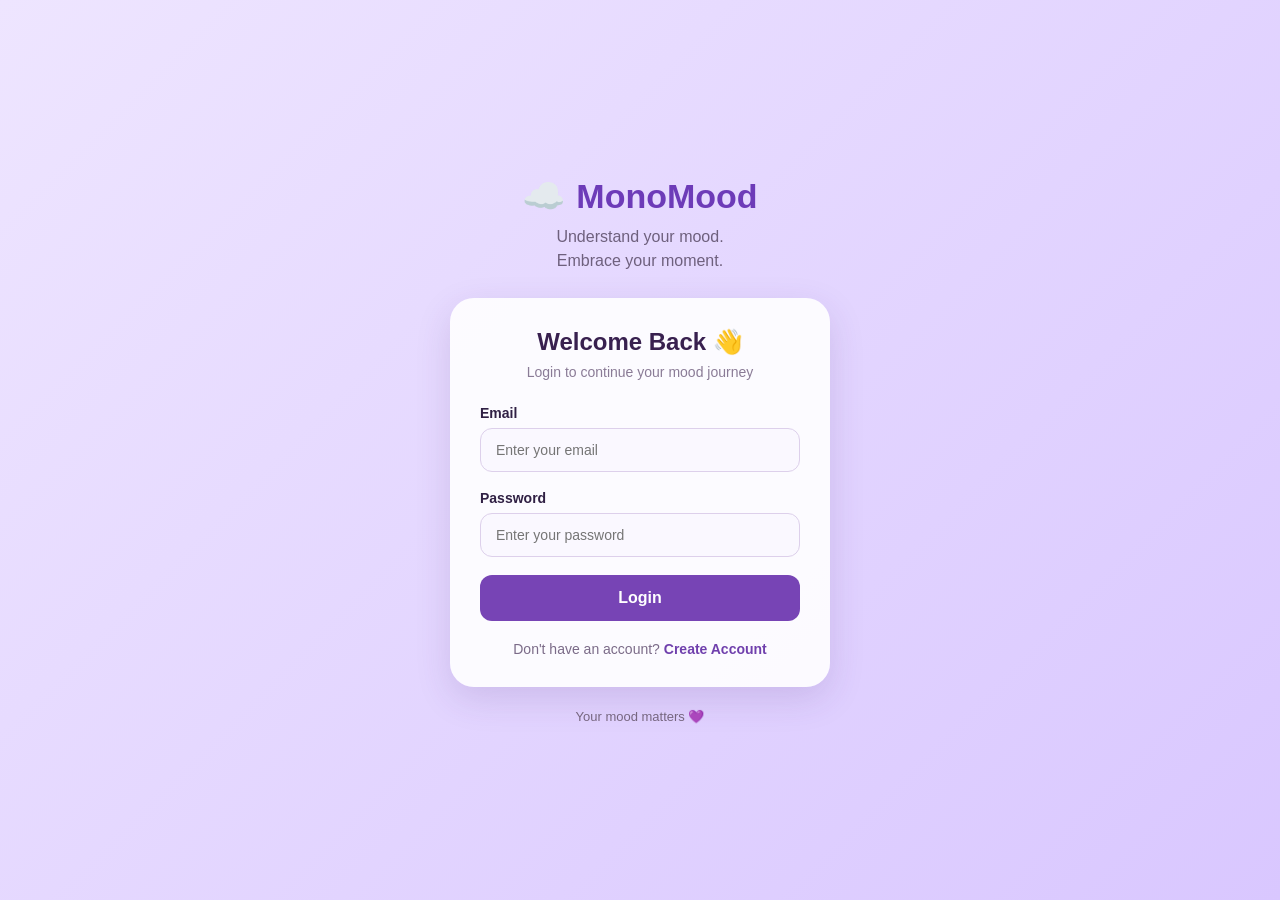
<file: index.html>
<!DOCTYPE html>
<html lang="en">
<head>
    <meta charset="UTF-8">
    <meta name="viewport" content="width=device-width, initial-scale=1.0">
    <title>MonoMood | Login</title>

    <link rel="stylesheet" href="style.css">
</head>

<body>

    <div class="login-container">

        <div class="logo">
            <span>☁️</span>
            <h1>MonoMood</h1>
        </div>

        <p class="tagline">
            Understand your mood.<br>
            Embrace your moment.
        </p>

        <div class="login-card">

            <h2>Welcome Back 👋</h2>
            <p class="subtitle">Login to continue your mood journey</p>

            <form id="loginForm">

                <label>Email</label>
                <input 
                    type="email" 
                    id="email"
                    placeholder="Enter your email"
                    required
                >

                <label>Password</label>
                <input 
                    type="password" 
                    id="password"
                    placeholder="Enter your password"
                    required
                >

                <button type="submit">Login</button>

            </form>

            <p class="signup-text">
                Don't have an account?
                <a href="signup.html">Create Account</a>
            </p>

        </div>

        <p class="footer-text">
            Your mood matters 💜
        </p>

    </div>

    <script src="script.js"></script>

</body>
</html>
</file>
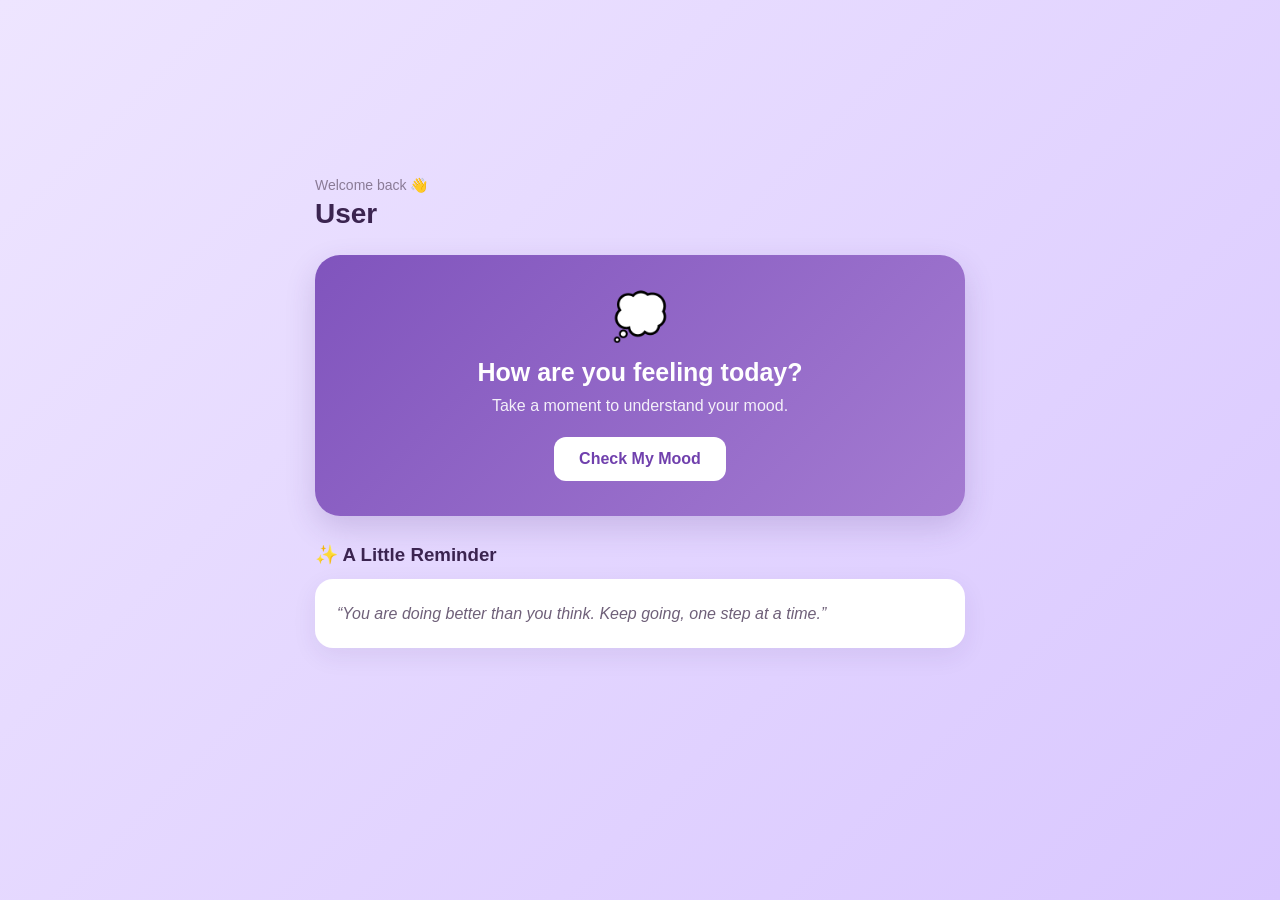
<file: home.html>
<!DOCTYPE html>
<html lang="en">
<head>
    <meta charset="UTF-8">
    <meta name="viewport" content="width=device-width, initial-scale=1.0">

    <title>MonoMood | Home</title>

    <link rel="stylesheet" href="style.css">
</head>

<body>

    <div class="home-container">

        <!-- Header -->
        <div class="home-header">

            <div>
                <p class="small-text">Welcome back 👋</p>
                <h1 id="userName">User</h1>
            </div>

        </div>


        <!-- Main Mood Card -->
        <div class="mood-card">

            <span class="mood-icon">💭</span>

            <h2>How are you feeling today?</h2>

            <p>
                Take a moment to understand your mood.
            </p>

            <button onclick="goToMood()">
                Check My Mood
            </button>

        </div>


        <!-- Quote -->
        <div class="section">

            <h3>✨ A Little Reminder</h3>

            <div class="affirmation-card">

                <p>
                    “You are doing better than you think.
                    Keep going, one step at a time.”
                </p>

            </div>

        </div>

    </div>


    <script src="script.js"></script>

</body>
</html>
</file>
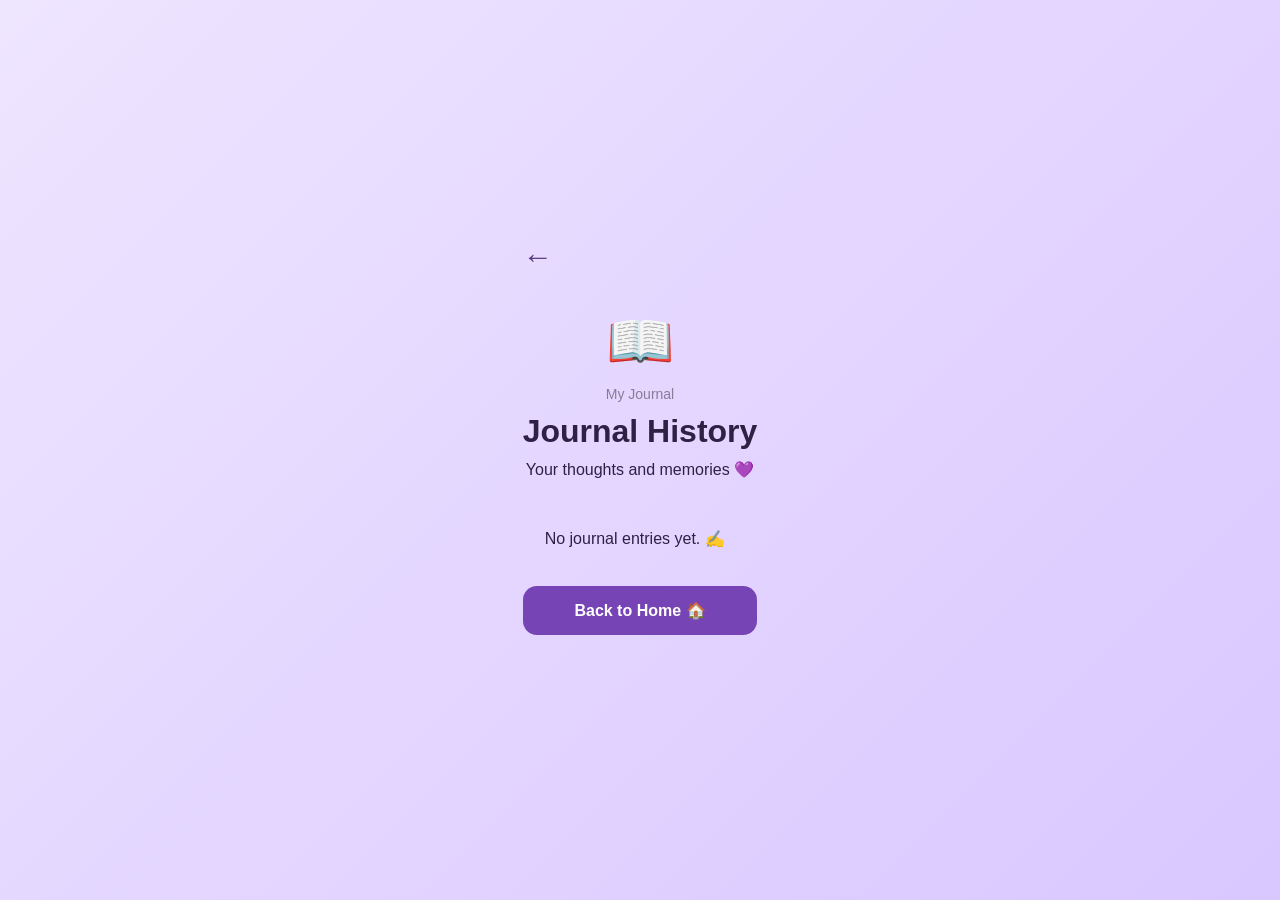
<file: journal-history.html>
<!DOCTYPE html>
<html lang="en">

<head>
    <meta charset="UTF-8">
    <meta name="viewport" content="width=device-width, initial-scale=1.0">

    <title>MonoMood | Journal History</title>

    <link rel="stylesheet" href="style.css">
</head>

<body>

    <div class="journal-page">

        <a href="journal.html" class="back-btn">←</a>

        <div class="journal-header">

            <div class="journal-icon">📖</div>

            <p class="small-text">My Journal</p>

            <h1>Journal History</h1>

            <p>Your thoughts and memories 💜</p>

        </div>


        <div id="journalHistory"></div>


        <button class="home-btn" onclick="goToHome()">
            Back to Home 🏠
        </button>

    </div>


    <script src="script.js"></script>

</body>
</html>
</file>
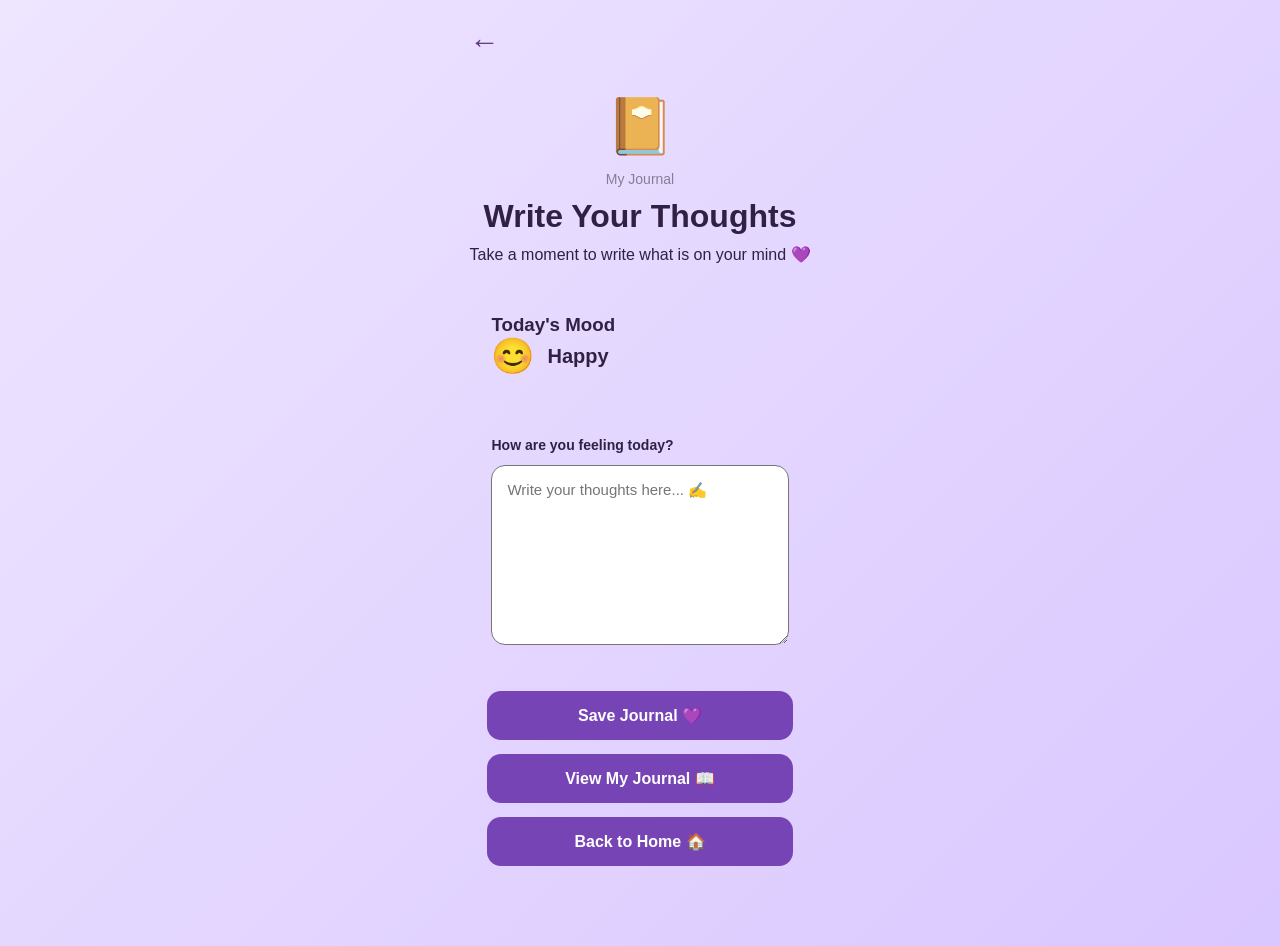
<file: journal.html>
<!DOCTYPE html>
<html lang="en">

<head>
    <meta charset="UTF-8">
    <meta name="viewport" content="width=device-width, initial-scale=1.0">

    <title>MonoMood | My Journal</title>

    <link rel="stylesheet" href="style.css">
</head>

<body>

    <div class="journal-page">

        <a href="result.html" class="back-btn">←</a>

        <!-- Header -->
        <div class="journal-header">

            <div class="journal-icon">📔</div>

            <p class="small-text">My Journal</p>

            <h1>Write Your Thoughts</h1>

            <p>
                Take a moment to write what is on your mind 💜
            </p>

        </div>


        <!-- Today's Mood -->
        <div class="journal-card">

            <h3>Today's Mood</h3>

            <div class="today-mood">
                <span id="journalEmoji">😊</span>
                <strong id="journalMood">Happy</strong>
            </div>

        </div>


        <!-- Writing -->
        <div class="journal-card">

            <label for="journalText">
                How are you feeling today?
            </label>

            <textarea
                id="journalText"
                placeholder="Write your thoughts here... ✍️"></textarea>

        </div>


        <!-- Buttons -->
        <div class="journal-buttons">

            <button class="save-journal-btn" onclick="saveJournal()">
                Save Journal 💜
            </button>

            <button class="history-btn" onclick="goToJournalHistory()">
                View My Journal 📖
            </button>

            <button class="home-btn" onclick="goToHome()">
                Back to Home 🏠
            </button>

            <p id="saveMessage"></p>

        </div>

    </div>


    <script src="script.js"></script>

</body>

</html>
</file>
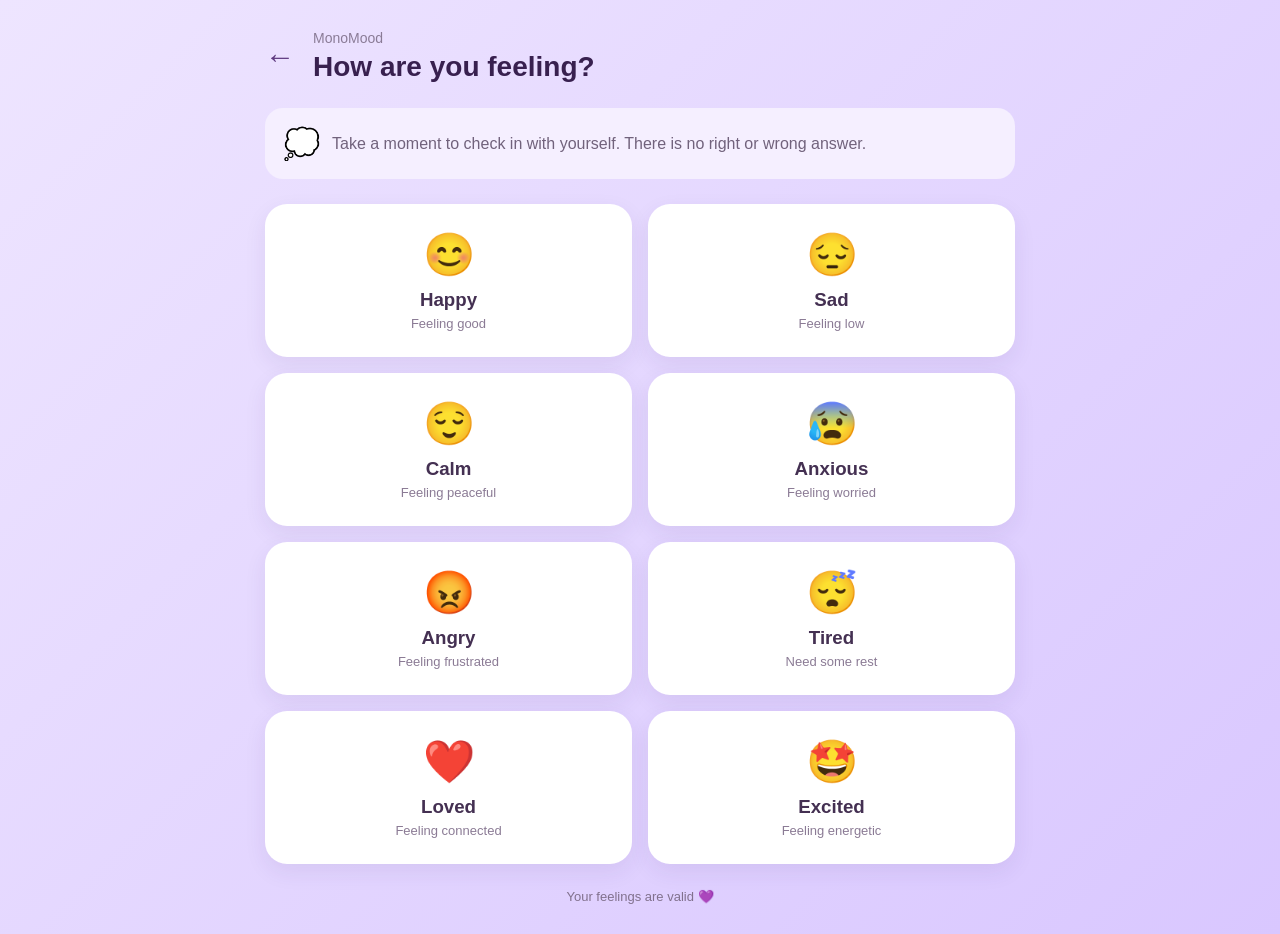
<file: mood.html>
<!DOCTYPE html>
<html lang="en">
<head>
    <meta charset="UTF-8">
    <meta name="viewport" content="width=device-width, initial-scale=1.0">

    <title>MonoMood | Select Mood</title>

    <link rel="stylesheet" href="style.css">
</head>

<body>

    <div class="mood-page">

        <!-- Header -->
        <div class="mood-header">

            <a href="home.html" class="back-btn">←</a>

            <div>
                <p class="small-text">MonoMood</p>
                <h1>How are you feeling?</h1>
            </div>

        </div>


        <!-- Introduction -->
        <div class="mood-intro">

            <span>💭</span>

            <p>
                Take a moment to check in with yourself.
                There is no right or wrong answer.
            </p>

        </div>


        <!-- Mood Options -->
        <div class="mood-grid">

            <div class="mood-option" onclick="selectMood('Happy', '😊')">
                <span>😊</span>
                <h3>Happy</h3>
                <p>Feeling good</p>
            </div>

            <div class="mood-option" onclick="selectMood('Sad', '😔')">
                <span>😔</span>
                <h3>Sad</h3>
                <p>Feeling low</p>
            </div>

            <div class="mood-option" onclick="selectMood('Calm', '😌')">
                <span>😌</span>
                <h3>Calm</h3>
                <p>Feeling peaceful</p>
            </div>

            <div class="mood-option" onclick="selectMood('Anxious', '😰')">
                <span>😰</span>
                <h3>Anxious</h3>
                <p>Feeling worried</p>
            </div>

            <div class="mood-option" onclick="selectMood('Angry', '😡')">
                <span>😡</span>
                <h3>Angry</h3>
                <p>Feeling frustrated</p>
            </div>

            <div class="mood-option" onclick="selectMood('Tired', '😴')">
                <span>😴</span>
                <h3>Tired</h3>
                <p>Need some rest</p>
            </div>

            <div class="mood-option" onclick="selectMood('Loved', '❤️')">
                <span>❤️</span>
                <h3>Loved</h3>
                <p>Feeling connected</p>
            </div>

            <div class="mood-option" onclick="selectMood('Excited', '🤩')">
                <span>🤩</span>
                <h3>Excited</h3>
                <p>Feeling energetic</p>
            </div>

        </div>


        <p class="mood-footer">
            Your feelings are valid 💜
        </p>

    </div>


    <script src="script.js"></script>

</body>
</html>
</file>
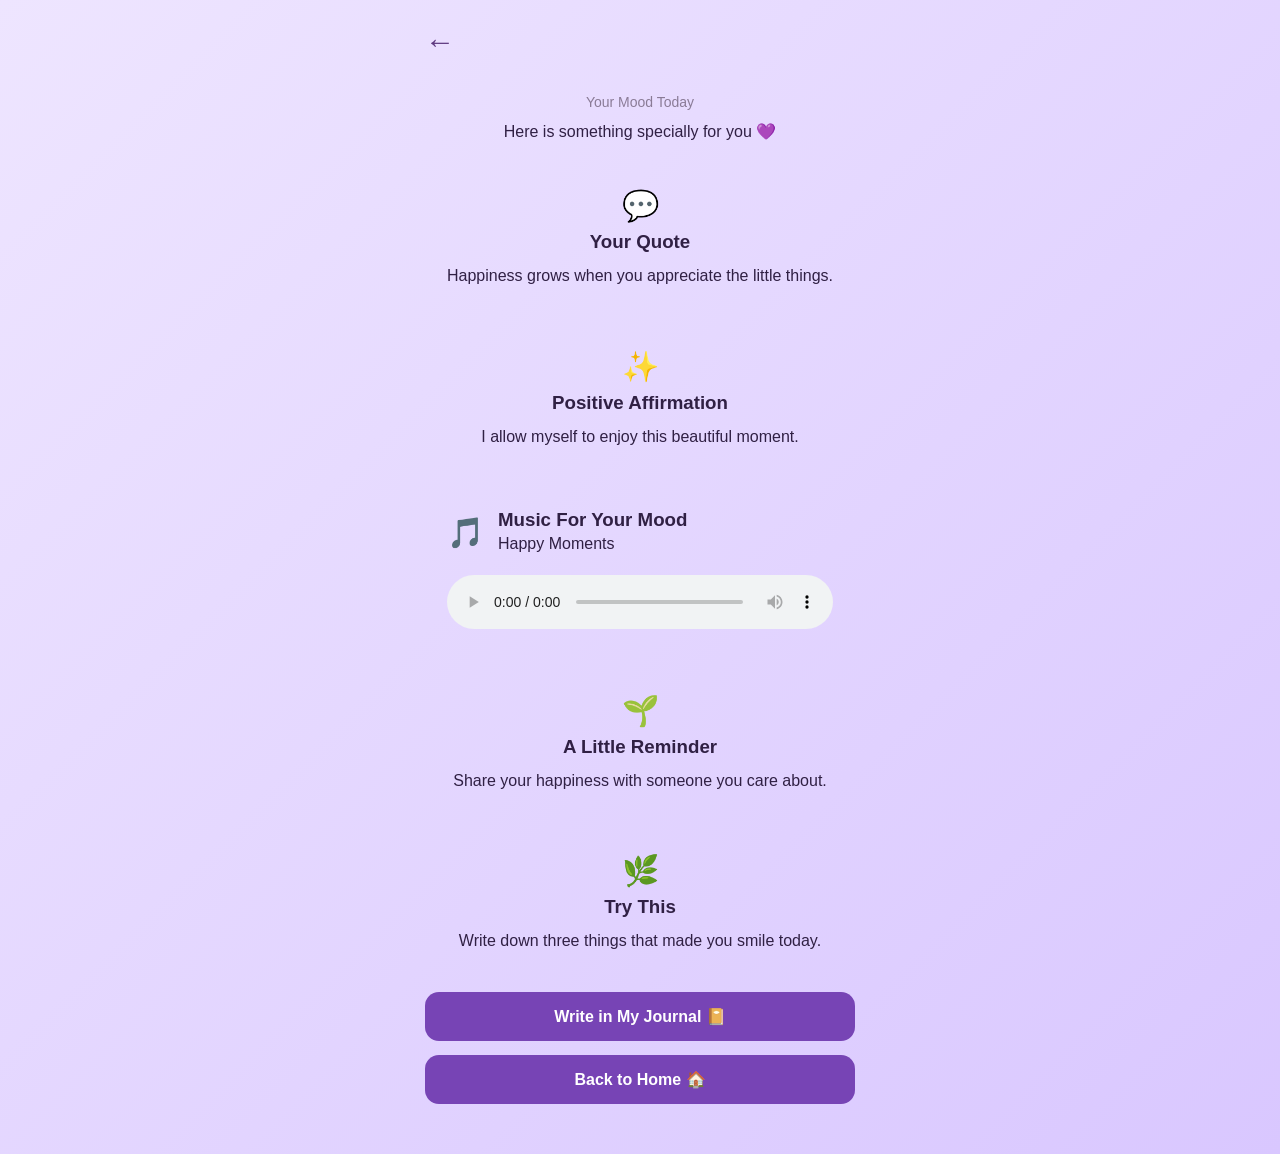
<file: result.html>
<!DOCTYPE html>
<html lang="en">
<head>
    <meta charset="UTF-8">
    <meta name="viewport" content="width=device-width, initial-scale=1.0">

    <title>MonoMood | Your Mood</title>

    <link rel="stylesheet" href="style.css">
</head>

<body>

    <div class="result-page">

        <!-- Back -->
        <a href="mood.html" class="back-btn">←</a>

        <!-- Mood Header -->
        <div class="result-header">

            <p class="small-text">Your Mood Today</p>

            <div id="resultEmoji" class="result-emoji">😊</div>

            <h1 id="resultMood">Happy</h1>

            <p>Here is something specially for you 💜</p>

        </div>


        <!-- Quote -->
        <div class="result-card quote-card">

            <div class="card-icon">💬</div>

            <h3>Your Quote</h3>

            <p id="moodQuote">
                Believe in yourself. Good things are coming your way.
            </p>

        </div>


        <!-- Positive Affirmation -->
        <div class="result-card">

            <div class="card-icon">✨</div>

            <h3>Positive Affirmation</h3>

            <p id="moodAffirmation">
                I deserve happiness, peace and good moments.
            </p>

        </div>


        <!-- Music -->
        <div class="result-card music-card">

            <div class="music-title">

                <div class="card-icon">🎵</div>

                <div>
                    <h3>Music For Your Mood</h3>
                    <p id="musicName">Peaceful Moments</p>
                </div>

            </div>

            <audio id="moodMusic" controls>
                <source src="" type="audio/mpeg">
                Your browser does not support audio.
            </audio>

        </div>


        <!-- Reminder -->
        <div class="result-card">

            <div class="card-icon">🌱</div>

            <h3>A Little Reminder</h3>

            <p id="moodAdvice">
                Take a moment to appreciate the little things around you.
            </p>

        </div>


        <!-- Activity -->
        <div class="result-card activity-card">

            <div class="card-icon">🌿</div>

            <h3>Try This</h3>

            <p id="moodActivity">
                Take a few minutes to enjoy something that makes you happy.
            </p>

        </div>


        <!-- Journal Button -->
        <button class="continue-btn" onclick="goToJournal()">
            Write in My Journal 📔
        </button>


        <!-- Home Button -->
        <button class="home-btn" onclick="goToHome()">
            Back to Home 🏠
        </button>

    </div>


    <script src="script.js"></script>

</body>
</html>
</file>
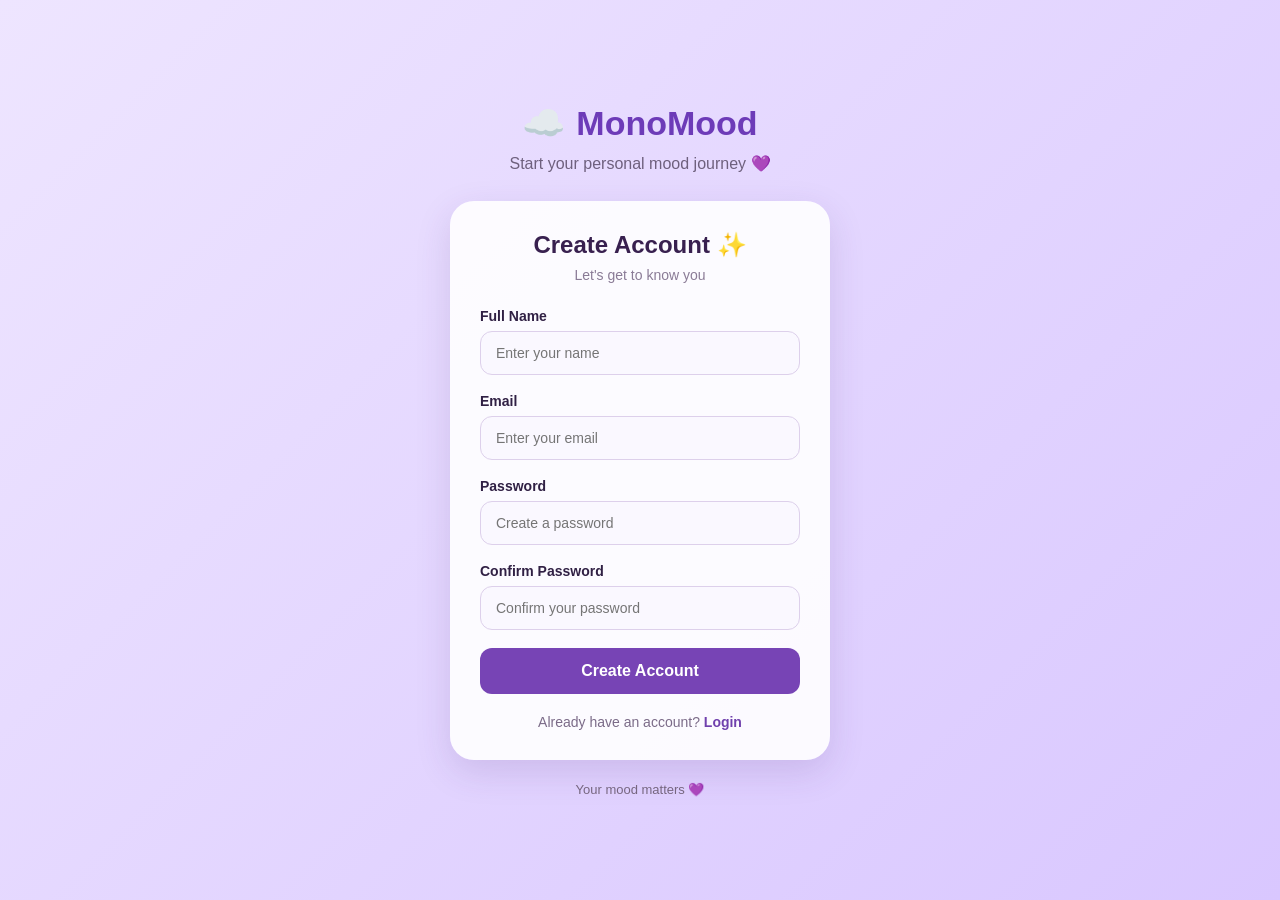
<file: signup.html>
<!DOCTYPE html>
<html lang="en">
<head>
    <meta charset="UTF-8">
    <meta name="viewport" content="width=device-width, initial-scale=1.0">
    <title>MonoMood | Create Account</title>
    <link rel="stylesheet" href="style.css">
</head>

<body>

    <div class="login-container">

        <div class="logo">
            <span>☁️</span>
            <h1>MonoMood</h1>
        </div>

        <p class="tagline">
            Start your personal mood journey 💜
        </p>

        <div class="login-card">

            <h2>Create Account ✨</h2>
            <p class="subtitle">Let's get to know you</p>

            <form id="signupForm">

                <label>Full Name</label>
                <input 
                    type="text"
                    id="name"
                    placeholder="Enter your name"
                    required
                >

                <label>Email</label>
                <input 
                    type="email"
                    id="signupEmail"
                    placeholder="Enter your email"
                    required
                >

                <label>Password</label>
                <input 
                    type="password"
                    id="signupPassword"
                    placeholder="Create a password"
                    required
                >

                <label>Confirm Password</label>
                <input 
                    type="password"
                    id="confirmPassword"
                    placeholder="Confirm your password"
                    required
                >

                <button type="submit">Create Account</button>

            </form>

            <p class="signup-text">
                Already have an account?
                <a href="index.html">Login</a>
            </p>

        </div>

        <p class="footer-text">
            Your mood matters 💜
        </p>

    </div>

    <script src="script.js"></script>

</body>
</html>
</file>
<file: style.css>
* {
    margin: 0;
    padding: 0;
    box-sizing: border-box;
}

body {
    font-family: Arial, sans-serif;
    min-height: 100vh;
    background: linear-gradient(135deg, #eee5ff, #d9c7ff);
    display: flex;
    justify-content: center;
    align-items: center;
    color: #302044;
}

.login-container {
    width: 100%;
    max-width: 430px;
    padding: 25px;
    text-align: center;
}

.logo {
    display: flex;
    justify-content: center;
    align-items: center;
    gap: 10px;
    margin-bottom: 8px;
}

.logo span {
    font-size: 35px;
}

.logo h1 {
    font-size: 34px;
    color: #6d3bb8;
}

.tagline {
    color: #6e607d;
    line-height: 1.5;
    margin-bottom: 25px;
}

.login-card {
    background: rgba(255, 255, 255, 0.9);
    padding: 30px;
    border-radius: 24px;
    box-shadow: 0 12px 35px rgba(80, 45, 120, 0.15);
    text-align: left;
}

.login-card h2 {
    text-align: center;
    margin-bottom: 8px;
    color: #38204f;
}

.subtitle {
    text-align: center;
    color: #8a7b96;
    font-size: 14px;
    margin-bottom: 25px;
}

label {
    display: block;
    margin-bottom: 7px;
    font-size: 14px;
    font-weight: bold;
}

input {
    width: 100%;
    padding: 13px 15px;
    margin-bottom: 18px;
    border: 1px solid #ddd0eb;
    border-radius: 12px;
    outline: none;
    font-size: 14px;
    background: #faf8ff;
}

input:focus {
    border-color: #8b5cc7;
}

button {
    width: 100%;
    padding: 14px;
    border: none;
    border-radius: 12px;
    background: #7744b5;
    color: white;
    font-size: 16px;
    font-weight: bold;
    cursor: pointer;
}

button:hover {
    background: #62349d;
}

.signup-text {
    text-align: center;
    margin-top: 20px;
    font-size: 14px;
    color: #7b6b88;
}

.signup-text a {
    color: #7040ad;
    font-weight: bold;
    text-decoration: none;
}

.footer-text {
    margin-top: 22px;
    font-size: 13px;
    color: #76667f;
}
/* HOME PAGE */

.home-container {
    width: 100%;
    max-width: 700px;
    margin: auto;
    padding: 25px;
    padding-bottom: 100px;
}

.home-header {
    display: flex;
    justify-content: space-between;
    align-items: center;
    margin-bottom: 25px;
}

.small-text {
    color: #8a7b96;
    font-size: 14px;
    margin-bottom: 5px;
}

.home-header h1 {
    color: #3b2450;
    font-size: 28px;
}

.profile-icon {
    width: 48px;
    height: 48px;
    background: #eadfff;
    border-radius: 50%;
    display: flex;
    align-items: center;
    justify-content: center;
    font-size: 23px;
}

.mood-card {
    background: linear-gradient(135deg, #8054bd, #a47bd1);
    color: white;
    padding: 35px 25px;
    border-radius: 25px;
    text-align: center;
    box-shadow: 0 12px 30px rgba(80, 45, 120, 0.18);
}

.mood-icon {
    font-size: 45px;
}

.mood-card h2 {
    margin: 15px 0 10px;
    font-size: 25px;
}

.mood-card p {
    margin-bottom: 22px;
    opacity: 0.9;
}

.mood-card button {
    width: auto;
    padding: 13px 25px;
    background: white;
    color: #7040ad;
}

.section {
    margin-top: 28px;
}

.section h3 {
    margin-bottom: 13px;
    color: #3b2450;
}

.affirmation-card {
    background: white;
    padding: 22px;
    border-radius: 18px;
    box-shadow: 0 8px 25px rgba(70, 40, 100, 0.08);
}

.affirmation-card p {
    color: #6f6079;
    line-height: 1.6;
    font-style: italic;
}

.quick-grid {
    display: grid;
    grid-template-columns: repeat(2, 1fr);
    gap: 15px;
}

.quick-card {
    background: white;
    padding: 20px;
    border-radius: 18px;
    text-align: center;
    cursor: pointer;
    box-shadow: 0 7px 20px rgba(70, 40, 100, 0.08);
}

.quick-card span {
    font-size: 30px;
}

.quick-card p {
    margin-top: 8px;
    color: #5e4c69;
}

.bottom-nav {
    position: fixed;
    bottom: 15px;
    left: 50%;
    transform: translateX(-50%);
    width: calc(100% - 30px);
    max-width: 650px;
    background: white;
    padding: 12px;
    border-radius: 20px;
    display: flex;
    justify-content: space-around;
    box-shadow: 0 8px 30px rgba(60, 30, 90, 0.15);
}

.nav-item {
    text-align: center;
    color: #8b7b95;
    cursor: pointer;
}

.nav-item span {
    font-size: 21px;
}

.nav-item p {
    font-size: 11px;
    margin-top: 3px;
}

.nav-item.active {
    color: #7040ad;
}
/* MOOD PAGE */

.mood-page {
    width: 100%;
    max-width: 800px;
    margin: auto;
    padding: 30px 25px;
    min-height: 100vh;
}

.mood-header {
    display: flex;
    align-items: center;
    gap: 18px;
    margin-bottom: 25px;
}

.back-btn {
    text-decoration: none;
    color: #5f3a80;
    font-size: 30px;
}

.mood-header h1 {
    color: #38204f;
    font-size: 28px;
    margin-top: 3px;
}

.mood-intro {
    background: #f5efff;
    padding: 18px;
    border-radius: 18px;
    display: flex;
    align-items: center;
    gap: 12px;
    margin-bottom: 25px;
}

.mood-intro span {
    font-size: 30px;
}

.mood-intro p {
    color: #71627c;
    line-height: 1.5;
}

.mood-grid {
    display: grid;
    grid-template-columns: repeat(2, 1fr);
    gap: 16px;
}

.mood-option {
    background: white;
    padding: 24px 15px;
    border-radius: 22px;
    text-align: center;
    cursor: pointer;
    border: 2px solid transparent;
    box-shadow: 0 8px 22px rgba(70, 40, 100, 0.08);
    transition: 0.25s;
}

.mood-option:hover {
    transform: translateY(-5px);
    border-color: #b08bd6;
    box-shadow: 0 12px 28px rgba(70, 40, 100, 0.14);
}

.mood-option span {
    font-size: 42px;
}

.mood-option h3 {
    margin-top: 10px;
    color: #443052;
}

.mood-option p {
    margin-top: 5px;
    font-size: 13px;
    color: #8b7b95;
}

.mood-footer {
    text-align: center;
    margin-top: 25px;
    color: #81718d;
    font-size: 13px;
}
/* RESULT PAGE - CLEAN LAYOUT */

.result-page {
    max-width: 520px;
    margin: 0 auto;
    padding: 25px 18px 40px;
}

.result-header {
    text-align: center;
    margin: 35px 0 25px;
}

.result-emoji {
    font-size: 70px;
    margin: 12px 0;
}

.result-header h1 {
    margin: 5px 0;
    font-size: 32px;
}

.result-header p {
    margin: 8px 0;
}

.result-card {
    width: 100%;
    box-sizing: border-box;
    margin: 16px 0;
    padding: 22px;
    border-radius: 20px;
    text-align: center;
}

.result-card h3 {
    margin: 8px 0 10px;
}

.result-card p {
    line-height: 1.6;
    margin: 0;
}

.card-icon {
    font-size: 30px;
    margin-bottom: 5px;
}

.music-card {
    text-align: left;
}

.music-title {
    display: flex;
    align-items: center;
    gap: 14px;
}

.music-title .card-icon {
    margin: 0;
}

.music-title h3,
.music-title p {
    margin: 0;
}

.music-card audio {
    width: 100%;
    margin-top: 18px;
}

.continue-btn,
.home-btn {
    width: 100%;
    display: block;
    margin-top: 14px;
    padding: 15px 20px;
    border-radius: 14px;
    cursor: pointer;
    font-size: 16px;
}

.home-btn {
    margin-bottom: 10px;
}

.back-btn {
    display: inline-flex;
    align-items: center;
    justify-content: center;
}
/* JOURNAL PAGE */

.journal-page {
    max-width: 520px;
    margin: 0 auto;
    padding: 25px 18px 40px;
}

.journal-header {
    text-align: center;
    margin: 35px 0 25px;
}

.journal-icon {
    font-size: 55px;
    margin-bottom: 10px;
}

.journal-header h1 {
    margin: 8px 0;
}

.journal-header p {
    line-height: 1.5;
}

.journal-card {
    padding: 22px;
    margin: 16px 0;
    border-radius: 20px;
}

.journal-card h3 {
    margin-top: 0;
}

.today-mood {
    display: flex;
    align-items: center;
    gap: 12px;
    font-size: 20px;
}

.today-mood span {
    font-size: 35px;
}

.journal-card label {
    display: block;
    font-weight: 600;
    margin-bottom: 12px;
}

#journalText {
    width: 100%;
    min-height: 180px;
    box-sizing: border-box;
    padding: 15px;
    border-radius: 14px;
    resize: vertical;
    font-family: inherit;
    font-size: 15px;
}

.save-journal-btn {
    width: 100%;
    margin-top: 15px;
    padding: 15px;
    border: none;
    border-radius: 14px;
    cursor: pointer;
    font-size: 16px;
}
.history-btn {
    width: 100%;
    margin-top: 12px;
    padding: 15px;
    border: none;
    border-radius: 14px;
    cursor: pointer;
    font-size: 16px;
}

.journal-date {
    font-size: 13px;
    opacity: 0.7;
    margin-top: 8px;
}

.journal-content {
    margin-top: 15px;
    line-height: 1.7;
    white-space: pre-wrap;
}
.history-btn {
    display: block;
    width: 90%;
    max-width: 400px;
    margin: 15px auto 0;
    padding: 14px 20px;
    border: none;
    border-radius: 14px;
    cursor: pointer;
    font-size: 16px;
    text-align: center;
    box-sizing: border-box;
}
/* FINAL JOURNAL BUTTON LAYOUT */

.journal-buttons {
    width: 90%;
    max-width: 420px;
    margin: 20px auto 40px;
    text-align: center;
}

.journal-buttons button {
    display: block;
    width: 100%;
    margin: 14px 0;
    box-sizing: border-box;
}

.history-btn {
    padding: 15px 20px;
    border: none;
    border-radius: 14px;
    cursor: pointer;
    font-size: 16px;
    text-align: center;
}

.journal-buttons .home-btn {
    margin-top: 14px;
}

#saveMessage {
    text-align: center;
    margin-top: 12px;
}
</file>
